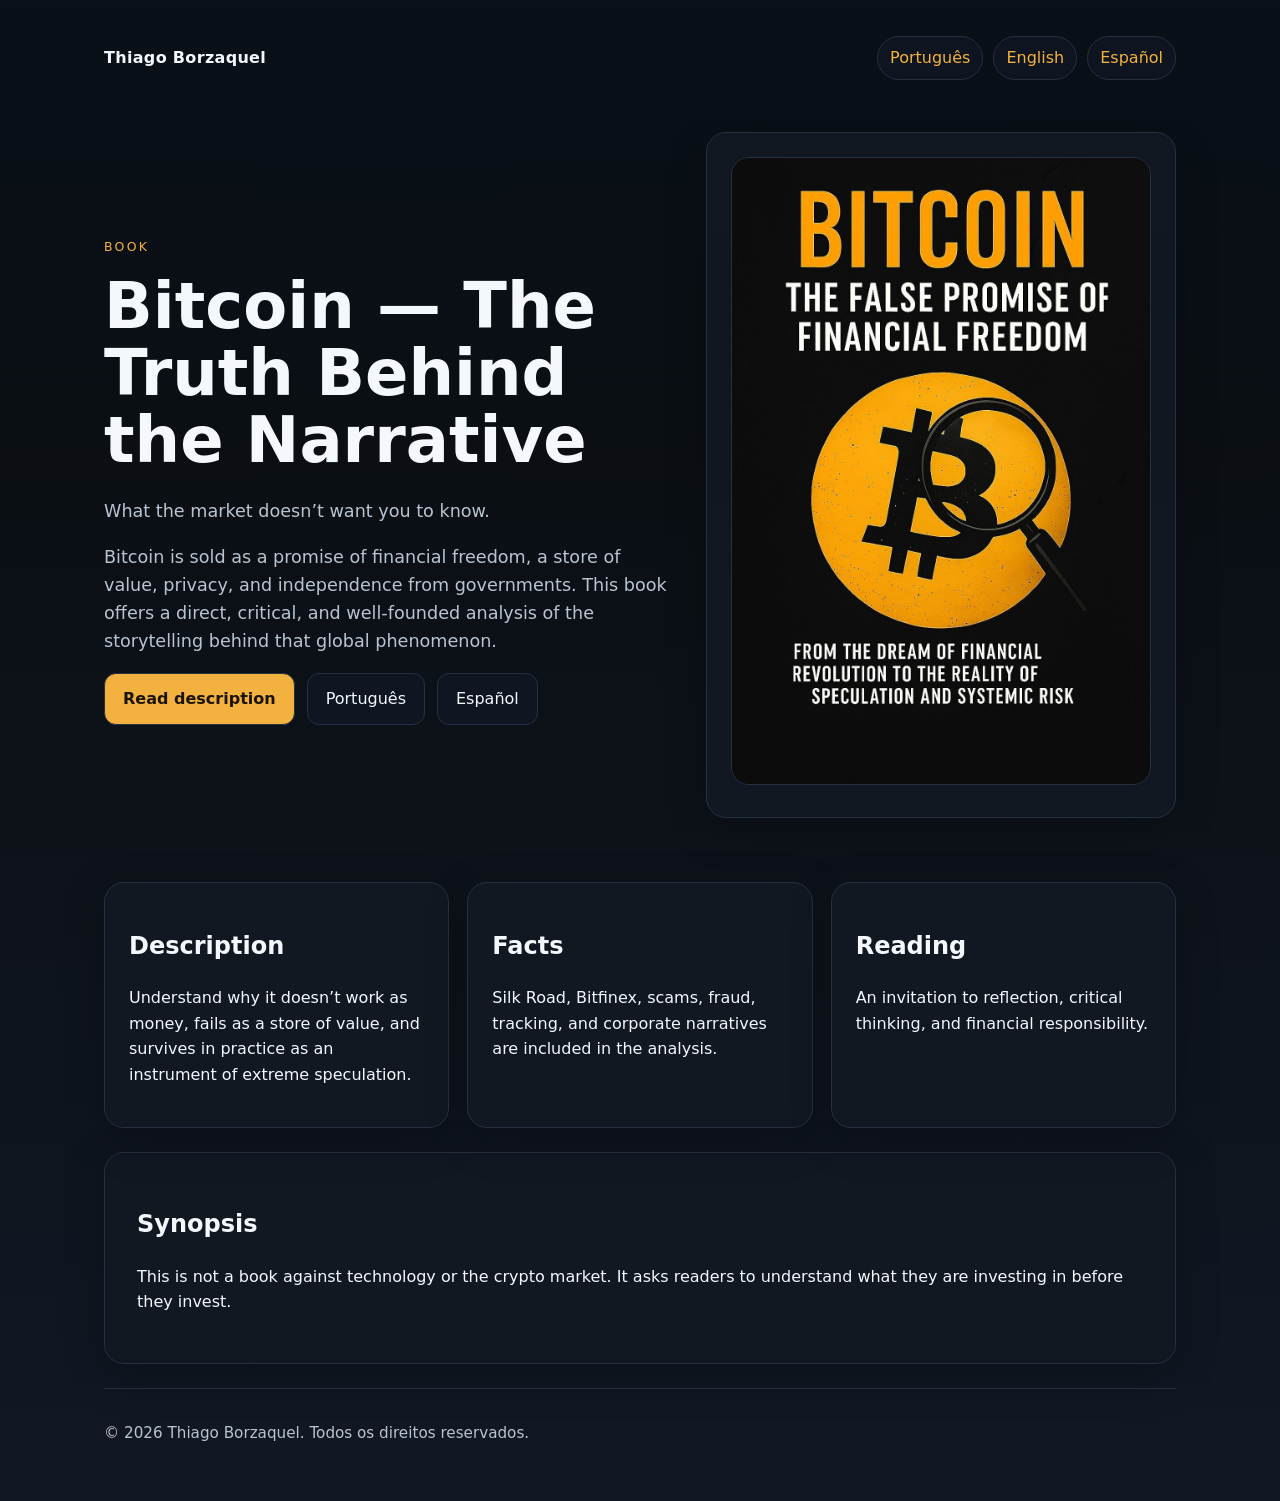
<file: index.html>
<!doctype html>
<html lang="pt-BR">
<head>
  <meta charset="utf-8">
  <meta name="viewport" content="width=device-width,initial-scale=1">
  <meta http-equiv="refresh" content="0; url=pt/">
  <title>Bitcoin — A Verdade Por Trás da Narrativa</title>
  <link rel="canonical" href="https://bitcoinstorytelling.com/pt/">
  <meta name="robots" content="index,follow">
  <script>
    (function(){
      var supported=['pt','en','es'];
      var saved='';
      try{saved=localStorage.getItem('site-lang')||'';}catch(e){}
      var nav=(navigator.languages&&navigator.languages[0]||navigator.language||'pt').toLowerCase();
      var lang=supported.indexOf(saved)>=0?saved:(nav.indexOf('en')===0?'en':nav.indexOf('es')===0?'es':'pt');
      if(location.pathname==='/'||location.pathname==='/index.html'){location.replace(lang+'/');}
    })();
  </script>
</head>
<body>
  <p>Escolha idioma: <a href="pt/">Português</a> | <a href="en/">English</a> | <a href="es/">Español</a></p>
  <noscript><p>JavaScript off. Use links above.</p></noscript>
</body>
</html>
</file>
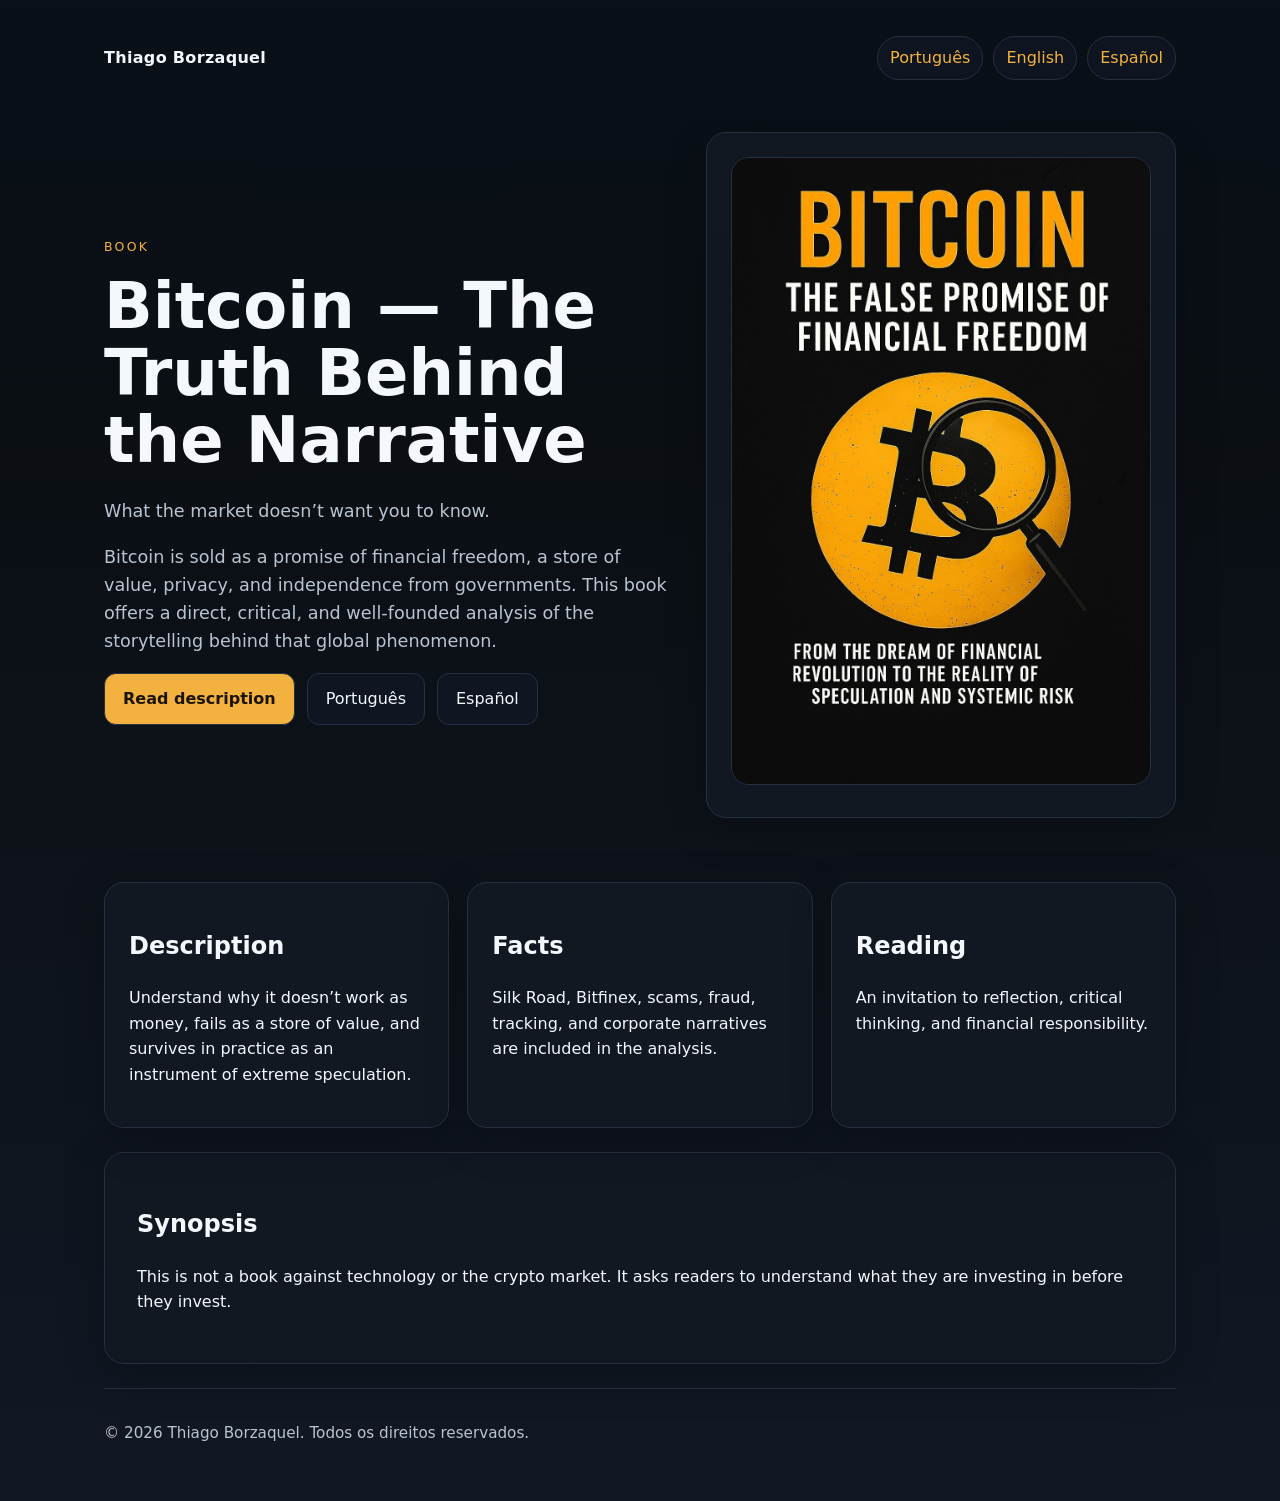
<file: en/index.html>
<!doctype html>
<html lang="en">
<head>
  <meta charset="utf-8">
  <meta name="viewport" content="width=device-width,initial-scale=1">
  <title>Bitcoin — The Truth Behind the Narrative</title>
  <meta name="description" content="Critical analysis of Bitcoin, narrative, speculation, and financial responsibility.">
  <link rel="canonical" href="https://bitcoinstorytelling.com/en/">
  <link rel="alternate" hreflang="pt" href="https://bitcoinstorytelling.com/pt/">
  <link rel="alternate" hreflang="en" href="https://bitcoinstorytelling.com/en/">
  <link rel="alternate" hreflang="es" href="https://bitcoinstorytelling.com/es/">
  <link rel="alternate" hreflang="x-default" href="https://bitcoinstorytelling.com/pt/">
  <link rel="stylesheet" href="../styles.css">
  <meta property="og:type" content="book">
  <meta property="og:locale" content="en_US">
  <meta property="og:title" content="Bitcoin — The Truth Behind the Narrative">
  <meta property="og:description" content="Critical analysis of Bitcoin, narrative, speculation, and financial responsibility.">
  <meta property="og:url" content="https://bitcoinstorytelling.com/en/">
  <meta property="og:image" content="../docs/capa_ingles.jpg">
</head>
<body>
  <main class="wrap">
    <div class="top">
      <div class="brand">Thiago Borzaquel</div>
      <nav class="langs" aria-label="Language">
        <a class="chip" href="../pt/" data-lang-switch="pt">Português</a>
        <a class="chip" href="../en/" data-lang-switch="en">English</a>
        <a class="chip" href="../es/" data-lang-switch="es">Español</a>
      </nav>
    </div>
    <section class="hero">
      <div>
        <p class="eyebrow">Book</p>
        <h1 class="title">Bitcoin — The Truth Behind the Narrative</h1>
        <p class="subtitle">What the market doesn’t want you to know.</p>
        <p class="subtitle">Bitcoin is sold as a promise of financial freedom, a store of value, privacy, and independence from governments. This book offers a direct, critical, and well-founded analysis of the storytelling behind that global phenomenon.</p>
        <div class="cta">
          <a class="btn primary" href="#about">Read description</a>
          <a class="btn" href="../pt/">Português</a>
          <a class="btn" href="../es/">Español</a>
        </div>
      </div>
      <div class="card">
        <img class="cover" src="../docs/capa_ingles.jpg" alt="English book cover">
      </div>
    </section>
    <section class="grid" id="about">
      <article class="card"><h2>Description</h2><p>Understand why it doesn’t work as money, fails as a store of value, and survives in practice as an instrument of extreme speculation.</p></article>
      <article class="card"><h2>Facts</h2><p>Silk Road, Bitfinex, scams, fraud, tracking, and corporate narratives are included in the analysis.</p></article>
      <article class="card"><h2>Reading</h2><p>An invitation to reflection, critical thinking, and financial responsibility.</p></article>
    </section>
    <section class="section card">
      <h2>Synopsis</h2>
      <p>This is not a book against technology or the crypto market. It asks readers to understand what they are investing in before they invest.</p>
    </section>
    <footer class="footer">© 2026 Thiago Borzaquel. Todos os direitos reservados.</footer>
  </main>
  <script src="../site.js"></script>
</body>
</html>
</file>
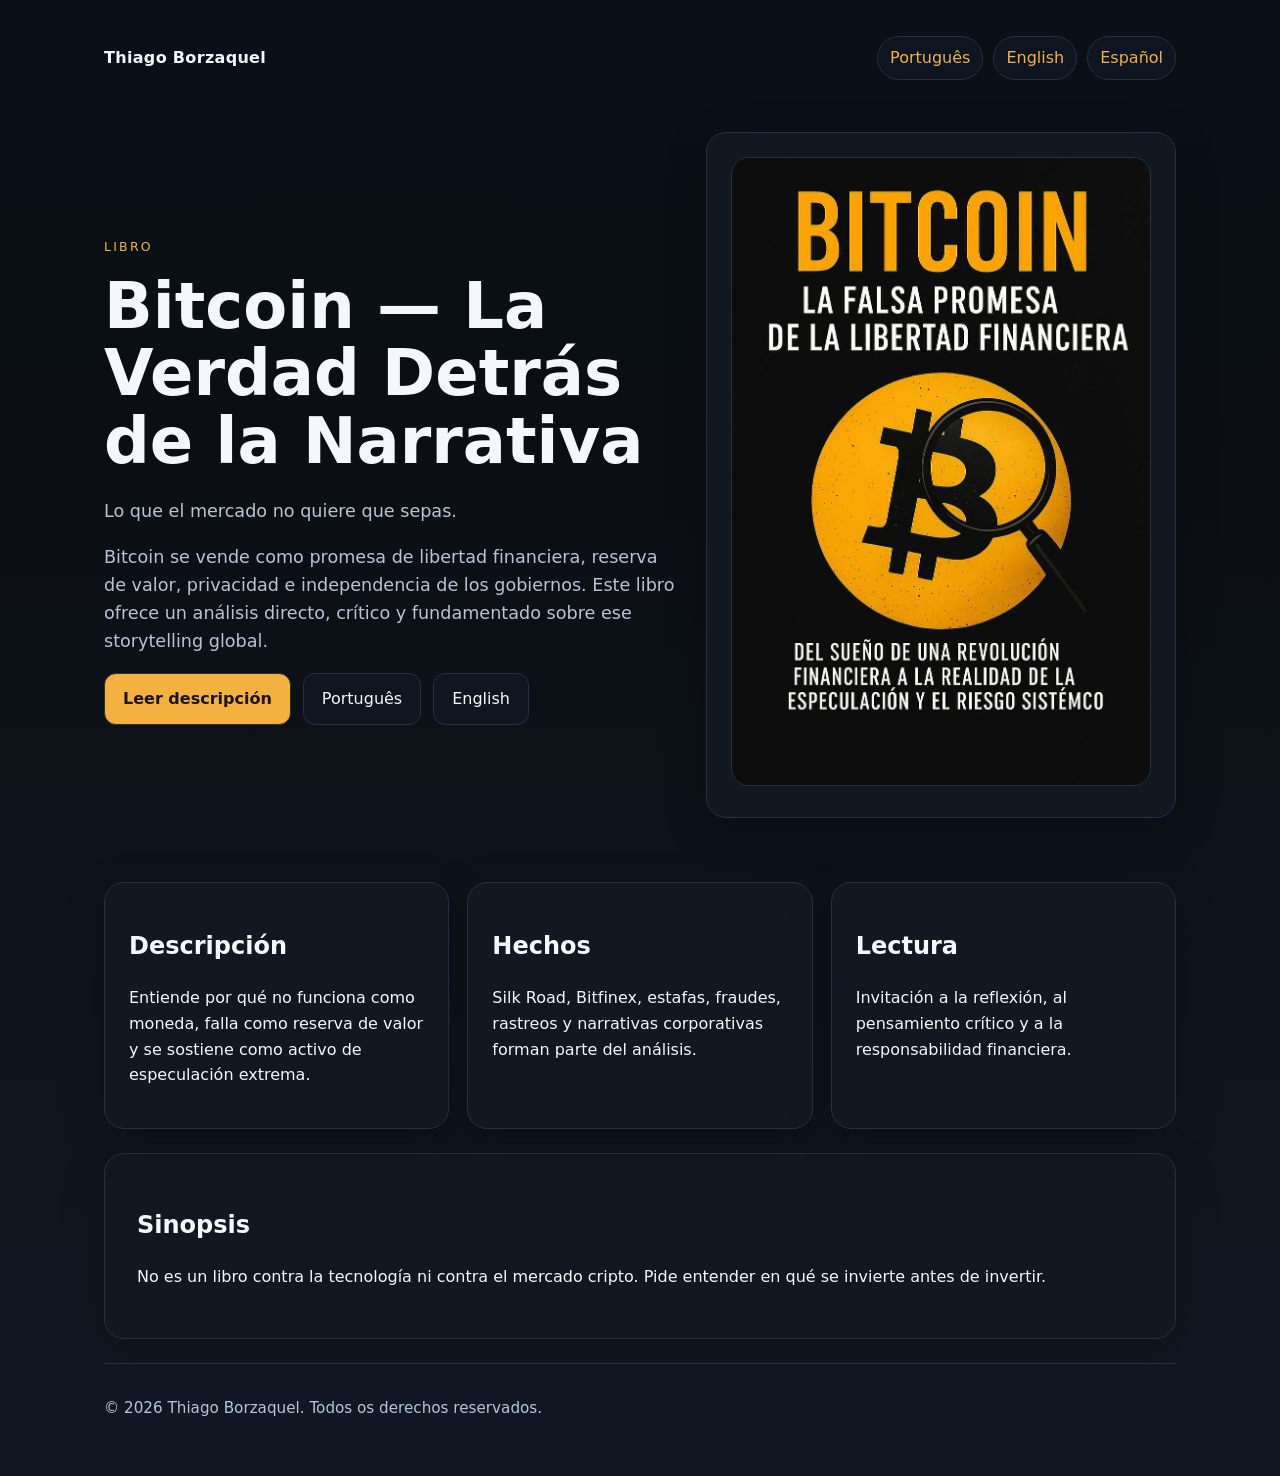
<file: es/index.html>
<!doctype html>
<html lang="es">
<head>
  <meta charset="utf-8">
  <meta name="viewport" content="width=device-width,initial-scale=1">
  <title>Bitcoin — La Verdad Detrás de la Narrativa</title>
  <meta name="description" content="Análisis crítico sobre Bitcoin, narrativa, especulación y responsabilidad financiera.">
  <link rel="canonical" href="https://bitcoinstorytelling.com/es/">
  <link rel="alternate" hreflang="pt" href="https://bitcoinstorytelling.com/pt/">
  <link rel="alternate" hreflang="en" href="https://bitcoinstorytelling.com/en/">
  <link rel="alternate" hreflang="es" href="https://bitcoinstorytelling.com/es/">
  <link rel="alternate" hreflang="x-default" href="https://bitcoinstorytelling.com/pt/">
  <link rel="stylesheet" href="../styles.css">
  <meta property="og:type" content="book">
  <meta property="og:locale" content="es_ES">
  <meta property="og:title" content="Bitcoin — La Verdad Detrás de la Narrativa">
  <meta property="og:description" content="Análisis crítico sobre Bitcoin, narrativa, especulación y responsabilidad financiera.">
  <meta property="og:url" content="https://bitcoinstorytelling.com/es/">
  <meta property="og:image" content="../docs/capa_espanhol.jpg">
</head>
<body>
  <main class="wrap">
    <div class="top">
      <div class="brand">Thiago Borzaquel</div>
      <nav class="langs" aria-label="Idioma">
        <a class="chip" href="../pt/" data-lang-switch="pt">Português</a>
        <a class="chip" href="../en/" data-lang-switch="en">English</a>
        <a class="chip" href="../es/" data-lang-switch="es">Español</a>
      </nav>
    </div>
    <section class="hero">
      <div>
        <p class="eyebrow">Libro</p>
        <h1 class="title">Bitcoin — La Verdad Detrás de la Narrativa</h1>
        <p class="subtitle">Lo que el mercado no quiere que sepas.</p>
        <p class="subtitle">Bitcoin se vende como promesa de libertad financiera, reserva de valor, privacidad e independencia de los gobiernos. Este libro ofrece un análisis directo, crítico y fundamentado sobre ese storytelling global.</p>
        <div class="cta">
          <a class="btn primary" href="#sobre">Leer descripción</a>
          <a class="btn" href="../pt/">Português</a>
          <a class="btn" href="../en/">English</a>
        </div>
      </div>
      <div class="card">
        <img class="cover" src="../docs/capa_espanhol.jpg" alt="Portada del libro en español">
      </div>
    </section>
    <section class="grid" id="sobre">
      <article class="card"><h2>Descripción</h2><p>Entiende por qué no funciona como moneda, falla como reserva de valor y se sostiene como activo de especulación extrema.</p></article>
      <article class="card"><h2>Hechos</h2><p>Silk Road, Bitfinex, estafas, fraudes, rastreos y narrativas corporativas forman parte del análisis.</p></article>
      <article class="card"><h2>Lectura</h2><p>Invitación a la reflexión, al pensamiento crítico y a la responsabilidad financiera.</p></article>
    </section>
    <section class="section card">
      <h2>Sinopsis</h2>
      <p>No es un libro contra la tecnología ni contra el mercado cripto. Pide entender en qué se invierte antes de invertir.</p>
    </section>
    <footer class="footer">© 2026 Thiago Borzaquel. Todos os derechos reservados.</footer>
  </main>
  <script src="../site.js"></script>
</body>
</html>
</file>
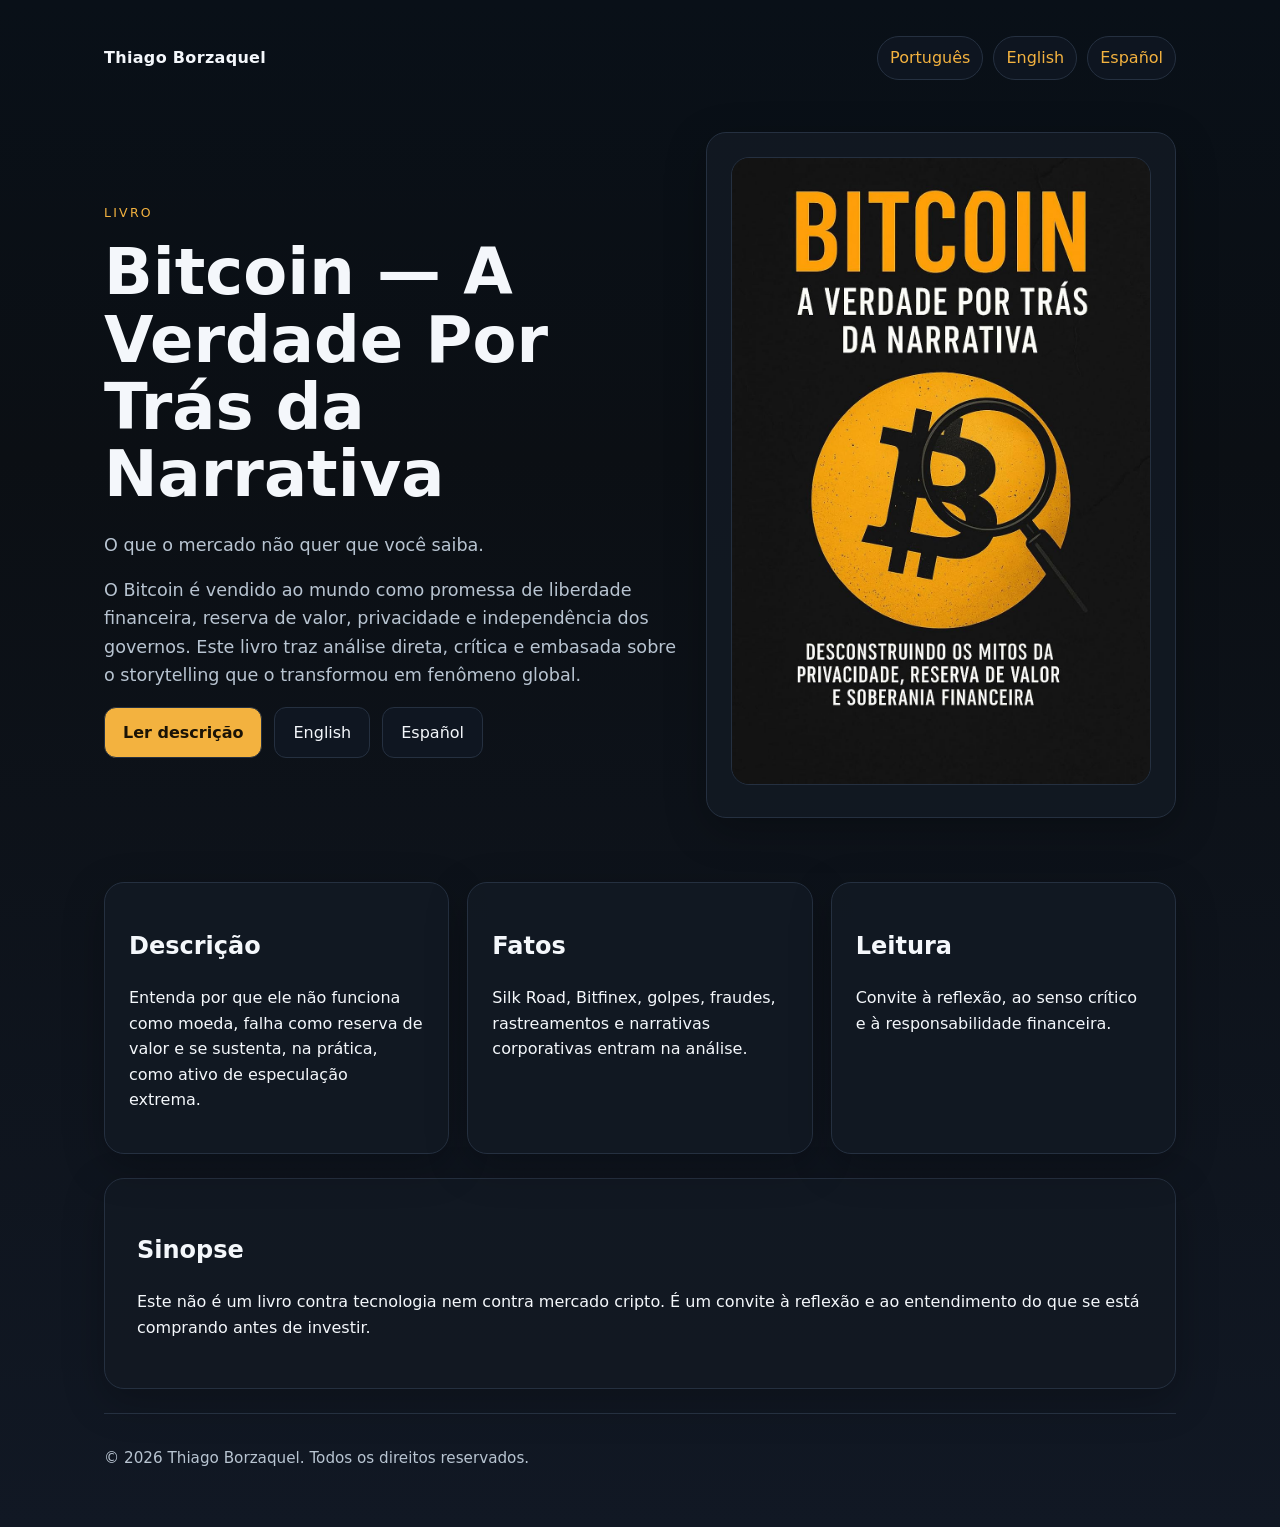
<file: pt/index.html>
<!doctype html>
<html lang="pt-BR">
<head>
  <meta charset="utf-8">
  <meta name="viewport" content="width=device-width,initial-scale=1">
  <title>Bitcoin — A Verdade Por Trás da Narrativa</title>
  <meta name="description" content="Análise crítica sobre Bitcoin, narrativa, especulação e responsabilidade financeira.">
  <link rel="canonical" href="https://bitcoinstorytelling.com/pt/">
  <link rel="alternate" hreflang="pt" href="https://bitcoinstorytelling.com/pt/">
  <link rel="alternate" hreflang="en" href="https://bitcoinstorytelling.com/en/">
  <link rel="alternate" hreflang="es" href="https://bitcoinstorytelling.com/es/">
  <link rel="alternate" hreflang="x-default" href="https://bitcoinstorytelling.com/pt/">
  <link rel="stylesheet" href="../styles.css">
  <meta property="og:type" content="book">
  <meta property="og:locale" content="pt_BR">
  <meta property="og:title" content="Bitcoin — A Verdade Por Trás da Narrativa">
  <meta property="og:description" content="Análise crítica sobre Bitcoin, narrativa, especulação e responsabilidade financeira.">
  <meta property="og:url" content="https://bitcoinstorytelling.com/pt/">
  <meta property="og:image" content="../docs/capa_portugues.jpg">
</head>
<body>
  <main class="wrap">
    <div class="top">
      <div class="brand">Thiago Borzaquel</div>
      <nav class="langs" aria-label="Idioma">
        <a class="chip" href="../pt/" data-lang-switch="pt">Português</a>
        <a class="chip" href="../en/" data-lang-switch="en">English</a>
        <a class="chip" href="../es/" data-lang-switch="es">Español</a>
      </nav>
    </div>
    <section class="hero">
      <div>
        <p class="eyebrow">Livro</p>
        <h1 class="title">Bitcoin — A Verdade Por Trás da Narrativa</h1>
        <p class="subtitle">O que o mercado não quer que você saiba.</p>
        <p class="subtitle">O Bitcoin é vendido ao mundo como promessa de liberdade financeira, reserva de valor, privacidade e independência dos governos. Este livro traz análise direta, crítica e embasada sobre o storytelling que o transformou em fenômeno global.</p>
        <div class="cta">
          <a class="btn primary" href="#sobre">Ler descrição</a>
          <a class="btn" href="../en/">English</a>
          <a class="btn" href="../es/">Español</a>
        </div>
      </div>
      <div class="card">
        <img class="cover" src="../docs/capa_portugues.jpg" alt="Capa do livro em Português">
      </div>
    </section>
    <section class="grid" id="sobre">
      <article class="card"><h2>Descrição</h2><p>Entenda por que ele não funciona como moeda, falha como reserva de valor e se sustenta, na prática, como ativo de especulação extrema.</p></article>
      <article class="card"><h2>Fatos</h2><p>Silk Road, Bitfinex, golpes, fraudes, rastreamentos e narrativas corporativas entram na análise.</p></article>
      <article class="card"><h2>Leitura</h2><p>Convite à reflexão, ao senso crítico e à responsabilidade financeira.</p></article>
    </section>
    <section class="section card">
      <h2>Sinopse</h2>
      <p>Este não é um livro contra tecnologia nem contra mercado cripto. É um convite à reflexão e ao entendimento do que se está comprando antes de investir.</p>
    </section>
    <footer class="footer">© 2026 Thiago Borzaquel. Todos os direitos reservados.</footer>
  </main>
  <script src="../site.js"></script>
</body>
</html>
</file>
<file: styles.css>
:root{color-scheme:light;--bg:#0b0f14;--panel:#121923;--text:#f4f7fb;--muted:#b8c4d1;--accent:#f3b23f;--line:#253040;--max:1120px;font-family:system-ui,-apple-system,Segoe UI,Roboto,Arial,sans-serif}*{box-sizing:border-box}html{scroll-behavior:smooth}body{margin:0;background:linear-gradient(180deg,#091018,#0b0f14 30%,#111824);color:var(--text);line-height:1.6}a{color:var(--accent);text-decoration:none}a:hover{text-decoration:underline}.wrap{max-width:var(--max);margin:0 auto;padding:24px}.top{display:flex;justify-content:space-between;align-items:center;gap:16px;padding:12px 0}.brand{font-weight:800;letter-spacing:.02em}.langs{display:flex;gap:10px;flex-wrap:wrap}.chip{border:1px solid var(--line);padding:8px 12px;border-radius:999px;background:#0e1520}.hero{display:grid;grid-template-columns:1.1fr .9fr;gap:28px;align-items:center;padding:40px 0}.card{background:rgba(18,25,35,.9);border:1px solid var(--line);border-radius:20px;padding:24px;box-shadow:0 12px 40px rgba(0,0,0,.25)}.eyebrow{color:var(--accent);text-transform:uppercase;letter-spacing:.18em;font-size:.78rem}.title{font-size:clamp(2rem,5vw,4.2rem);line-height:1.05;margin:.25em 0 .35em}.subtitle{font-size:1.1rem;color:var(--muted);max-width:60ch}.cta{display:flex;flex-wrap:wrap;gap:12px;margin-top:18px}.btn{display:inline-block;padding:12px 18px;border-radius:12px;border:1px solid var(--line);background:#0f1621;color:var(--text)}.btn.primary{background:var(--accent);color:#1a1306;font-weight:700}.grid{display:grid;grid-template-columns:repeat(3,minmax(0,1fr));gap:18px;margin:24px 0}.section{padding:18px 0}.section.card{padding:32px 32px}.cover{width:100%;height:auto;border-radius:18px;border:1px solid var(--line);background:#0e1520}.muted{color:var(--muted)}.footer{padding:32px 0;color:var(--muted);font-size:.95rem;border-top:1px solid var(--line);margin-top:24px}.list{padding-left:18px}.small{font-size:.92rem}@media (max-width:900px){.hero,.grid{grid-template-columns:1fr}.top{align-items:flex-start;flex-direction:column}}
</file>
